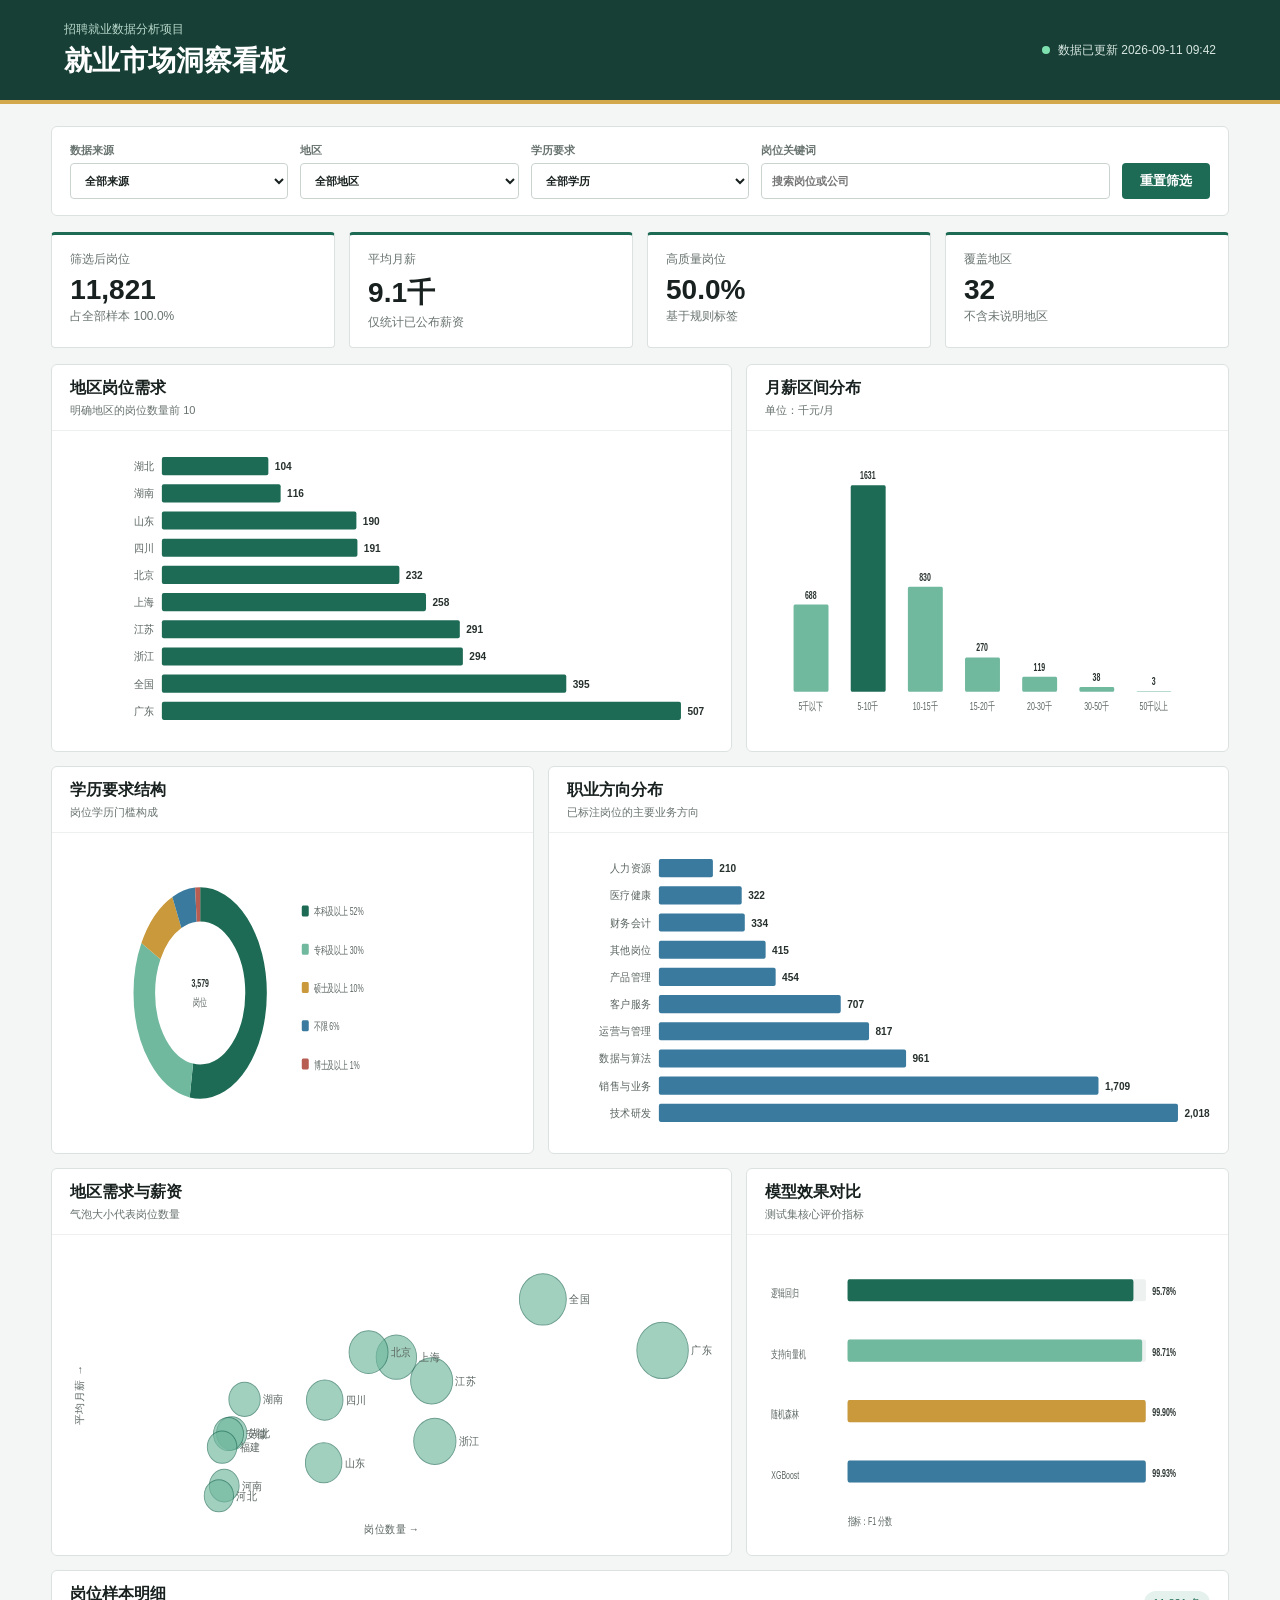
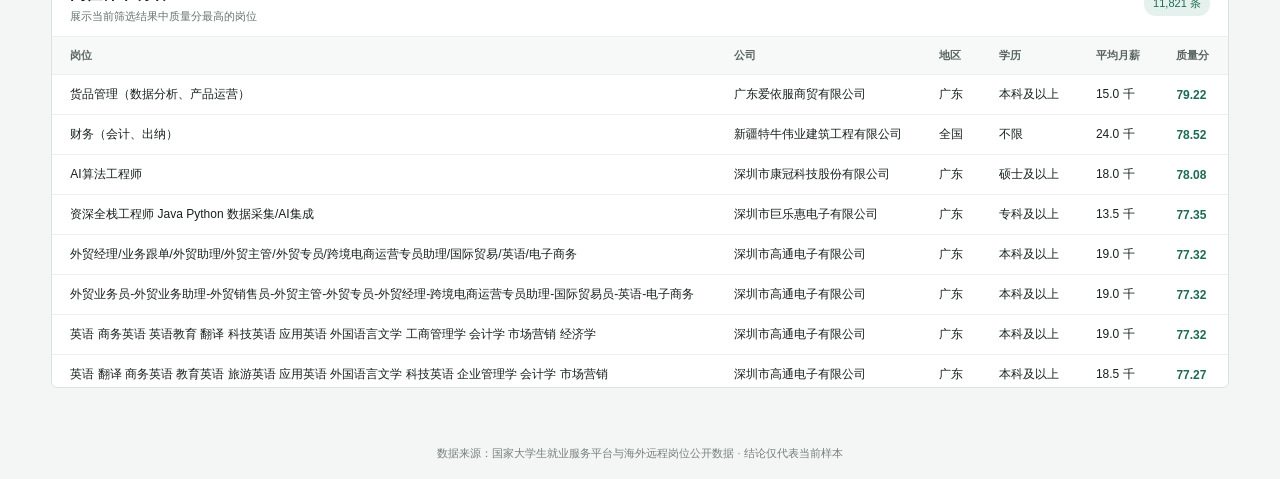
<file: dashboard/index.html>
<!doctype html>
<html lang="zh-CN">
<head>
  <meta charset="utf-8">
  <meta name="viewport" content="width=device-width, initial-scale=1">
  <title>招聘就业数据分析看板</title>
  <link rel="stylesheet" href="styles.css">
</head>
<body>
  <header class="topbar">
    <div>
      <p class="eyebrow">招聘就业数据分析项目</p>
      <h1>就业市场洞察看板</h1>
    </div>
    <div class="status"><span></span>数据已更新 <strong id="updatedAt">--</strong></div>
  </header>

  <main>
    <section class="filters" aria-label="数据筛选">
      <label>数据来源<select id="sourceFilter"><option value="全部">全部来源</option></select></label>
      <label>地区<select id="locationFilter"><option value="全部">全部地区</option></select></label>
      <label>学历要求<select id="educationFilter"><option value="全部">全部学历</option></select></label>
      <label class="search">岗位关键词<input id="searchFilter" type="search" placeholder="搜索岗位或公司"></label>
      <button id="resetButton" type="button" title="清除全部筛选">重置筛选</button>
    </section>

    <section class="kpis" aria-label="核心指标">
      <article><span>筛选后岗位</span><strong id="jobCount">0</strong><small id="coverage">占全部样本 0%</small></article>
      <article><span>平均月薪</span><strong id="avgSalary">--</strong><small>仅统计已公布薪资</small></article>
      <article><span>高质量岗位</span><strong id="qualityRate">0%</strong><small>基于规则标签</small></article>
      <article><span>覆盖地区</span><strong id="locationCount">0</strong><small>不含未说明地区</small></article>
    </section>

    <section class="grid">
      <article class="panel span-7"><header><div><h2>地区岗位需求</h2><p>明确地区的岗位数量前 10</p></div></header><div id="locationChart" class="chart"></div></article>
      <article class="panel span-5"><header><div><h2>月薪区间分布</h2><p>单位：千元/月</p></div></header><div id="salaryChart" class="chart"></div></article>
      <article class="panel span-5"><header><div><h2>学历要求结构</h2><p>岗位学历门槛构成</p></div></header><div id="educationChart" class="chart"></div></article>
      <article class="panel span-7"><header><div><h2>职业方向分布</h2><p>已标注岗位的主要业务方向</p></div></header><div id="categoryChart" class="chart"></div></article>
      <article class="panel span-7"><header><div><h2>地区需求与薪资</h2><p>气泡大小代表岗位数量</p></div></header><div id="bubbleChart" class="chart"></div></article>
      <article class="panel span-5"><header><div><h2>模型效果对比</h2><p>测试集核心评价指标</p></div></header><div id="modelChart" class="chart"></div></article>
      <article class="panel span-12"><header><div><h2>岗位样本明细</h2><p>展示当前筛选结果中质量分最高的岗位</p></div><span id="tableCount" class="pill">0 条</span></header><div class="table-wrap"><table><thead><tr><th>岗位</th><th>公司</th><th>地区</th><th>学历</th><th>平均月薪</th><th>质量分</th></tr></thead><tbody id="jobTable"></tbody></table></div></article>
    </section>
  </main>
  <footer>数据来源：国家大学生就业服务平台与海外远程岗位公开数据 · 结论仅代表当前样本</footer>
  <script src="dashboard-data.js"></script>
  <script src="app.js"></script>
</body>
</html>
</file>
<file: dashboard/styles.css>
:root{--ink:#18211f;--muted:#68736f;--line:#dce2df;--paper:#f4f6f5;--panel:#fff;--green:#1e6b55;--mint:#70b89e;--gold:#c9993c;--blue:#397a9e;--red:#b75d52}*{box-sizing:border-box}body{margin:0;background:var(--paper);color:var(--ink);font-family:"Microsoft YaHei","PingFang SC",sans-serif;letter-spacing:0}.topbar{height:104px;padding:22px clamp(24px,5vw,72px);display:flex;align-items:center;justify-content:space-between;background:#173f35;color:#fff;border-bottom:4px solid #d3a84d}.eyebrow{margin:0 0 4px;color:#b9d8cc;font-size:12px}.topbar h1{font-size:28px;margin:0;font-weight:700}.status{font-size:12px;color:#d8e7e2}.status span{display:inline-block;width:8px;height:8px;background:#7fe0af;border-radius:50%;margin-right:8px}.status strong{font-weight:400}main{max-width:1500px;margin:auto;padding:22px clamp(18px,4vw,56px) 40px}.filters{display:grid;grid-template-columns:repeat(3,minmax(140px,1fr)) 1.6fr auto;gap:12px;padding:16px 18px;background:#fff;border:1px solid var(--line);border-radius:6px}.filters label{font-size:11px;color:var(--muted);font-weight:700}.filters select,.filters input{display:block;width:100%;height:36px;margin-top:5px;border:1px solid #cbd3cf;border-radius:4px;background:#fff;padding:0 10px;color:var(--ink);font:inherit}.filters button{align-self:end;height:36px;border:0;border-radius:4px;padding:0 18px;color:#fff;background:var(--green);font-weight:700;cursor:pointer}.kpis{display:grid;grid-template-columns:repeat(4,1fr);gap:14px;margin:16px 0}.kpis article{background:#fff;border:1px solid var(--line);border-top:3px solid var(--green);padding:16px 18px;border-radius:4px}.kpis span,.kpis small{display:block;color:var(--muted);font-size:12px}.kpis strong{display:block;font-size:28px;margin:6px 0 2px}.grid{display:grid;grid-template-columns:repeat(12,1fr);gap:14px}.span-5{grid-column:span 5}.span-7{grid-column:span 7}.span-12{grid-column:span 12}.panel{background:var(--panel);border:1px solid var(--line);border-radius:6px;min-width:0;overflow:hidden}.panel>header{height:66px;padding:14px 18px;display:flex;align-items:center;justify-content:space-between;border-bottom:1px solid #edf0ee}.panel h2{font-size:16px;margin:0}.panel p{font-size:11px;color:var(--muted);margin:4px 0 0}.chart{height:320px;padding:14px 18px}.chart svg{width:100%;height:100%;overflow:visible}.axis{stroke:#cfd6d2;stroke-width:1}.gridline{stroke:#edf0ee;stroke-width:1}.label{fill:#59645f;font-size:11px}.value{fill:#26302d;font-size:11px;font-weight:700}.bar{fill:var(--green)}.bar.alt{fill:var(--mint)}.tooltip{position:fixed;pointer-events:none;background:#16231f;color:#fff;padding:7px 9px;border-radius:4px;font-size:12px;opacity:0;z-index:10}.pill{font-size:11px;color:var(--green);background:#e4f1ec;padding:5px 9px;border-radius:12px}.table-wrap{overflow:auto;max-height:350px}table{width:100%;border-collapse:collapse;font-size:12px}th,td{text-align:left;padding:11px 18px;border-bottom:1px solid #edf0ee;white-space:nowrap}th{position:sticky;top:0;background:#f7f9f8;color:#59645f;font-size:11px}td:last-child{font-weight:700;color:var(--green)}footer{text-align:center;color:#75807c;font-size:11px;padding:18px}@media(max-width:900px){.topbar{height:auto;gap:16px}.status{display:none}.filters{grid-template-columns:1fr 1fr}.filters .search{grid-column:span 2}.kpis{grid-template-columns:1fr 1fr}.span-5,.span-7{grid-column:span 12}.chart{height:300px}}@media(max-width:520px){.topbar h1{font-size:22px}.filters{grid-template-columns:1fr}.filters .search{grid-column:auto}.kpis{grid-template-columns:1fr}.chart{height:280px;padding:10px}}
</file>
